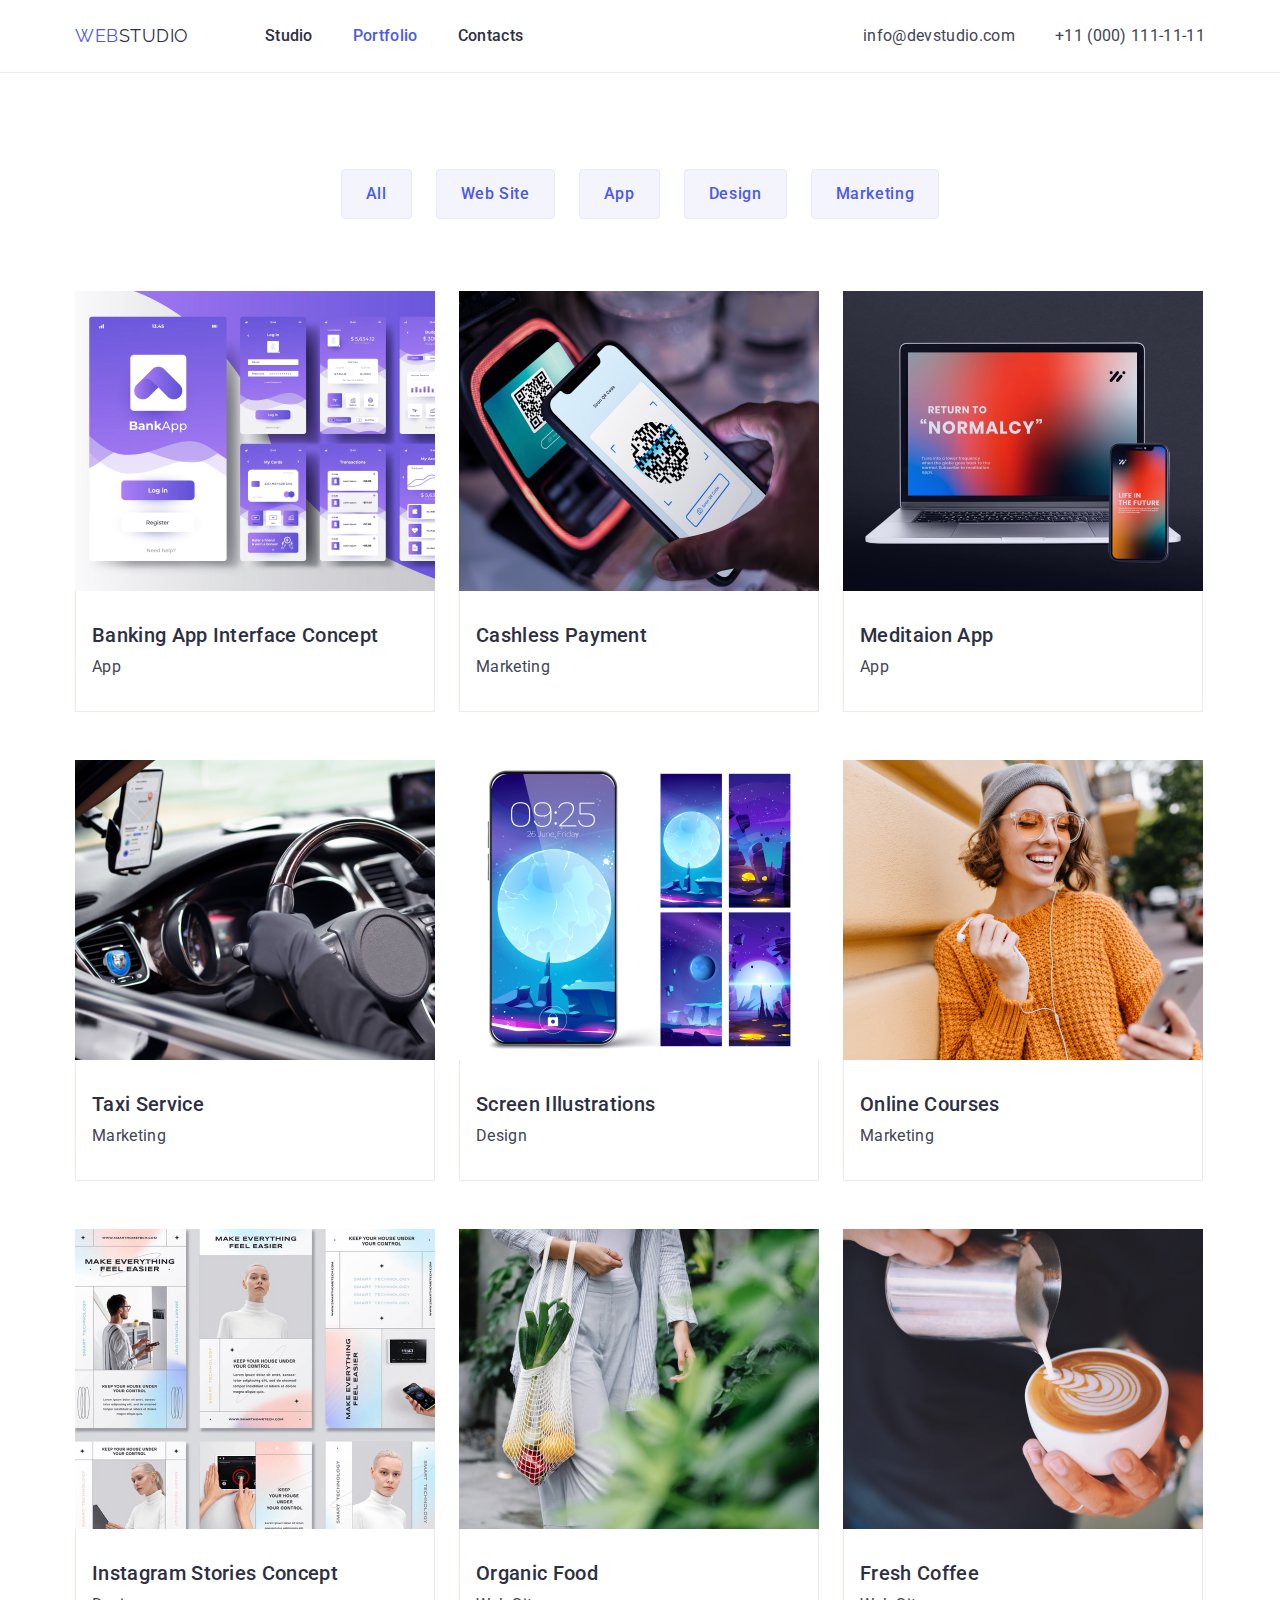
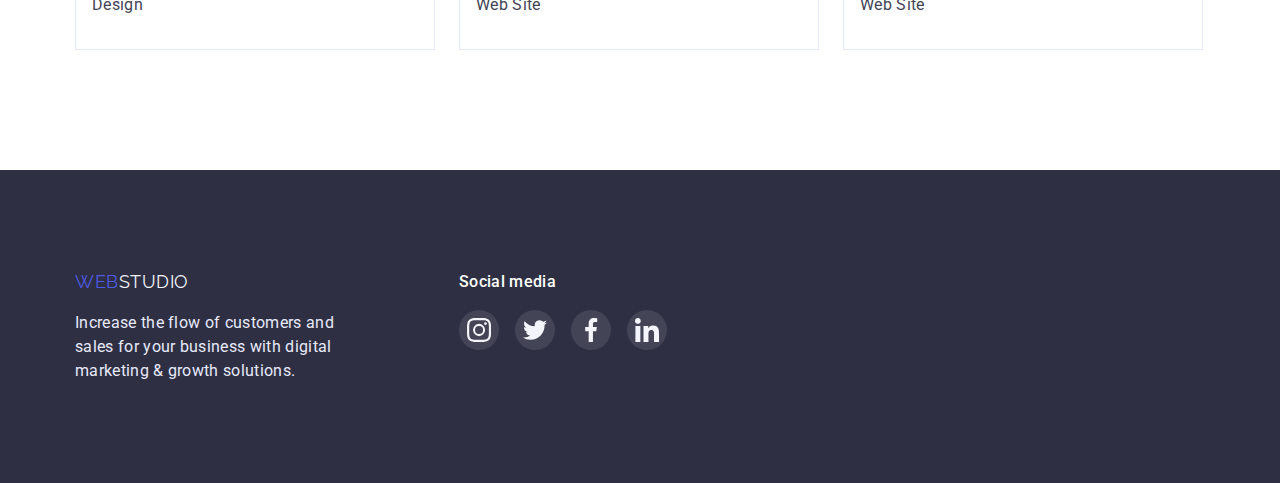
<file: portfolio.html>
<!DOCTYPE html>
<html lang="en">
<head>
    <meta charset="UTF-8">
    <meta http-equiv="X-UA-Compatible" content="IE=edge">
    <meta name="viewport" content="width=device-width, initial-scale=1.0">
    <title>Document</title>
    <link rel="preconnect" href="https://fonts.googleapis.com">
    <link rel="preconnect" href="https://fonts.gstatic.com" crossorigin>
    <link href="https://fonts.googleapis.com/css2?family=Raleway:wght@800&family=Roboto:wght@400;500;700;900&display=swap"
        rel="stylesheet">
        <link rel="stylesheet" href="https://cdnjs.cloudflare.com/ajax/libs/modern-normalize/1.1.0/modern-normalize.min.css">
    <link rel="stylesheet" href="./css/styles.css">
</head>
<body>
<header class="header-page">
    <div class="container">
        <div class="main">
            <nav class="main">
                <a class="logo" href="./index.html"><span class="accent-logo">WEB</span>STUDIO</a>
                <ul class="site-nav list">
                    <li class="item"><a href="./index.html" class="link">Studio</a></li>
                    <li class="item"><a href="./portfolio.html" class="link current">Portfolio</a></li>
                    <li class="item"><a href="" class="link">Contacts</a> </li>
                </ul>
            </nav>
            <ul class="contacts list">
                <li class="item"> <a href="mailto:info@devstudio.com" class="contacts-link">info@devstudio.com</a></li>
                <li class="item"> <a href="tel:+11(000)111-11-11" class="contacts-link">+11 (000) 111-11-11</a></li>
            </ul>
        </div>
    </div>
</header>
        <main>
            <section class="section-portfolio">
                <div class="container">
              <h1 class="filter-title">Filter</h1>
                <ul class="filter-button list">
                    <li class="item"><button type="button" class="button">All</button></li>
                    <li class="item"><button type="button" class="button">Web Site</button></li>
                    <li class="item"><button type="button" class="button">App</button></li>
                    <li class="item"><button type="button" class="button">Design</button></li>
                    <li class="item"><button type="button" class="button">Marketing</button></li>
                </ul>
              <h2 class="projects-title">Projects</h2>
                <ul class="projects list">
                    <li class="projects-elements">
                        <a href="" class="projects-link">
                        <img src="./images/img9.jpg" alt="interface" width="360" height="300">
                        <div class="projects-card">
                            <h3 class="title">Banking App Interface Concept</h3>
                            <p class="text">App</p>
                        </div>
                        </a>
                    </li>
                    <li class="projects-elements">
                        <a href="" class="projects-link">
                        <img src="./images/img10.jpg" alt="phone screen" width="360" height="300">
                        <div class="projects-card">
                            <h3 class="title">Cashless Payment</h3>
                            <p class="text">Marketing</p>
                        </div>
                        </a>
                    </li>
                    <li class="projects-elements">
                        <a href="" class="projects-link">
                        <img src="./images/img11.jpg" alt="laptop screen" width="360" height="300">
                        <div class="projects-card">
                            <h3 class="title">Meditaion App</h3>
                            <p class="text">App</p>
                        </div>
                        </a>
                    </li>
                    <li class="projects-elements">
                        <a href="" class="projects-link">
                        <img src="./images/img12.jpg" alt="car steering wheel" width="360" height="300">
                       <div class="projects-card">
                        <h3 class="title">Taxi Service</h3>
                        <p class="text">Marketing</p>
                       </div>
                    </a>
                    </li>
                    <li class="projects-elements">
                        <a href="" class="projects-link">
                        <img src="./images/img13.jpg" alt="phone" width="360" height="300">
                        <div class="projects-card">
                            <h3 class="title">Screen Illustrations</h3>
                            <p class="text">Design</p>
                        </div>
                        </a>
                    </li>
                    <li class="projects-elements">
                        <a href="" class="projects-link">
                        <img src="./images/img14.jpg" alt="a girl who laughs" width="360" height="300">
                        <div class="projects-card">
                            <h3 class="title">Online Courses</h3>
                            <p class="text">Marketing</p>
                        </div>
                        </a>
                    </li>
                    <li class="projects-elements">
                        <a href="" class="projects-link">
                        <img src="./images/img15.jpg" alt="Stories Concept" width="360" height="300">
                        <div class="projects-card">
                            <h3 class="title">Instagram Stories Concept</h3>
                            <p class="text">Design</p>
                        </div>
                        </a>
                    </li>
                    <li class="projects-elements">
                        <a href="" class="projects-link">
                        <img src="./images/img16.jpg" alt="a bag of vegetables" width="360" height="300">
                        <div class="projects-card">
                            <h3 class="title">Organic Food</h3>
                            <p class="text">Web Site</p>
                        </div>
                        </a>
                    </li>
                    <li class="projects-elements">
                        <a href="" class="projects-link">
                        <img src="./images/img17.jpg" alt="a cup of cappuccino" width="360" height="300">
                        <div class="projects-card">
                            <h3 class="title">Fresh Coffee</h3>
                            <p class="text">Web Site</p>
                        </div>
                        </a>
                    </li>
                </ul>
                </div>
            </section>
        </main>
<footer class="footer">
    <div class="container footer">
        <div class="footer-web-studio">
            <a href="./index.html" class="logo"><span class="accent-logo">WEB</span><span
                    class="footer-logo">STUDIO</span></a>
            <p class="footer-text">
                Increase the flow of customers and sales for your business with digital marketing & growth solutions.
            </p>
        </div>
        <div class="">
            <h3 class="footer-media">Social media</h3>
            <ul class="footer-social list">
                <li class="footer-socia-list">
                    <a class="footer-link" href="https://www.instagram.com/" aria-label="instagram">
                        <svg class="" width="24" height="24">
                            <use href="./images/icon.svg#icon-instagram"></use>
                        </svg>
                    </a>
                </li>
                <li class="footer-socia-list">
                    <a class="footer-link" href="https://twitter.com/" aria-label="twitter">
                        <svg class="" width="24" height="24">
                            <use href="./images/icon.svg#icon-twitter"></use>
                        </svg>
                    </a>
                </li>
                <li class="footer-socia-list">
                    <a class="footer-link" href="https://www.facebook.com/" aria-label="facebook">
                        <svg class="" width="24" height="24">
                            <use href="./images/icon.svg#icon-facebook"></use>
                        </svg>
                    </a>
                </li>
                <li class="footer-socia-list">
                    <a class="footer-link" href="https://www.linkedin.com/" aria-label="linkedin">
                        <svg class="" width="24" height="24">
                            <use href="./images/icon.svg#icon-linkedin"></use>
                        </svg>
                    </a>
                </li>
            </ul>
        </div>
    </div>
</footer>
</body>
</html>
</file>
<file: css/styles.css>
html {
    box-sizing: border-box;
}

*,
*::before,
*::after {
    box-sizing: border-box;
}
:root{
    --primary-text-color: #434455;
    --title-text-color: #2E2F42;
    --accent-color: #4D5AE5;
    --accent-color-hero-hover: #404BBF;
    --white-color: #ffffff;
    --white-text-color: #E7E9FC;
    --button-bg-color: #F4F4FD;
    --footer-bgk-color: #31D0AA;
    --customers-brends-color: #8e8f99;}

body {
    color: var(--primary-text-color);

    font-family: Roboto, sans-serif;
    letter-spacing: 0.02em;
    font-size: 16px;
    line-height: 1.5;
    font-weight: 400;

}

.list{list-style: none;
    margin: 0;
    padding: 0;
}

.container {
    margin-left: auto;
    margin-right: auto;
    width: 1158px;
    padding-left: 14px;
    padding-right: 14px;

}

/**
  |============================
  | studio
  |============================
*/

/*header*/ 

.header-page{
    background: var(--white-color);
    border-bottom: 1px solid var(--white-text-color);
}

.main{
  display: flex;
  align-items: center;

}

/*logo*/
.logo {
    color: var(--title-text-color);

    font-family: Raleway;
    letter-spacing: 0.03em;
    font-size: 18px;
    line-height: 1.33;
    text-decoration:none;}

.accent-logo { color: var(--accent-color);
font-family: Raleway;}

/* site-nav*/
.site-nav{
display: flex;
padding-left: 0;
margin-left: 76px;
}

.site-nav .item + .item{
    margin-left: 40px;
}

.site-nav .link {
    display: block;
    padding-top: 24px;
    padding-bottom: 24px;

    color: var(--title-text-color);

    font-weight: 500;
    font-size: 16px;
    line-height: 1.5;
    text-decoration: none;}

.site-nav .link:hover, 
.site-nav .link:focus {
    color: var(--accent-color);}

.site-nav .link.current {
    color: var(--accent-color);}

/*contacts*/
.contacts{
    display: flex;
    margin-left: auto;
}
.contacts .item + .item{
    margin-left: 40px;
}
.contacts-link{
    color: var(--primary-text-color);
    text-decoration: none;}
.contacts-link:hover,
.contacts-link:focus{
    color: var(--accent-color);}


/* hero*/
.hero{
    padding-top: 188px;
    padding-bottom: 188px;
    margin-left: auto;
    margin-right: auto;

    background: var(--title-text-color);

    height: 600px;
    max-width: 1440px;

    background-image: linear-gradient(to right,
    rgba(46, 47, 66, 0.7),
    rgba(46, 47, 66, 0.7)),
    url(../images/people-office\ 1.jpg);
    background-repeat: no-repeat;
    background-position: center;
    background-size: cover
    ;
}

.hero-title {
   margin-top: 0;
   margin-bottom: 48px;
   margin-left: auto;
   margin-right: auto;
   text-align: center;
   width: 494px;

    color: var(--white-color);

    font-style: normal;
    font-weight: 700;
    font-size: 56px;
    line-height: 1.07;
}

.button-hero {
    padding-left: 32px;
    padding-right: 32px;
    padding-top: 16px;
    padding-bottom: 16px;
    margin: 0 auto;
    display: block;
    color: var(--white-color);

    letter-spacing: 0.04em;
    background: var(--accent-color);
    border: transparent;
    border-radius: 4px;

    font-weight: 500;
    font-size: 16px;
    line-height: 1.5;
    align-items: center;
    cursor: pointer;
    text-align: center;
}

.button-hero:hover{
    background-color: var(--accent-color-hero-hover);
}

/*section*/
.section {
    padding-top: 120px;
    padding-bottom: 120px
}

.section.padding{
    padding-top: 0;
}

.section.team{
    background: var(--button-bg-color);
}

.section-title {
    margin-bottom: 72px;
    margin-top: 0;

    color: var(--title-text-color);

    font-weight: 700;
    font-size: 36px;
    line-height: 1.11;
    text-align: center;
    text-transform: capitalize;}

/*advantages*/

.icon-list{
    display: flex;
    align-items: center;
    justify-content: center;
    border-radius: 4px;
    width: 264px;
    height: 112px;
    background-color: var(--button-bg-color);
}

.advantages{
    display: flex;
}

.advantages .item +.item {
    margin-left: 24px;
}

.icon-list {
    display: flex;
    align-items: center;
    justify-content: center;
    border-radius: 4px;
    width: 264px;
    height: 112px;
    background-color: var(--button-bg-color);
}

.advantages .title{
    width: 264px;

    margin-bottom: 8px;
    margin-top: 8px;

    color: var(--title-text-color);

    font-weight: 500;
    font-size: 20px;
    line-height: 1.2;}

.section-title.none{
        display: none;
    }

.advantages .text{
    margin-bottom: 0;
    margin-top: 0;
    width: 264px;
    }

 /*work*/
.work{
    display: flex;
}
 .work .item{
    margin-right: 24px;
    padding-bottom: 0;

    width: 360px;
    height: 300px;
    
    background: linear-gradient(0deg, rgba(77, 90, 229, 0.1), rgba(77, 90, 229, 0.1)), url(2368.jpg);
    background-blend-mode: soft-light, normal;
    
    border: 1px solid var(--white-text-color);
 }
.work .item:nth-child(3n){
    margin-right: 0;
}

/*team*/
.section.team{
    background-color: var(--button-bg-color);
    margin-bottom: 0;
    padding-top: 120px;
    padding-bottom: 120px;
}

.team{
    display: flex;
}

.team .item{
    margin-right: 24px;

    width: 264px;

    background: var(--white-color);
    box-shadow: 0px 1px 6px rgba(46, 47, 66, 0.08), 0px 1px 1px rgba(46, 47, 66, 0.16), 0px 2px 1px rgba(46, 47, 66, 0.08);
    border-radius: 0px 0px 4px 4px;
}

.team .item:nth-child(4n){
    margin-right: 0;
}

.team-card{
    margin-top: 0;
    padding-top: 32px;
    padding-bottom: 32px;

    }

        .team .title {
            margin: 0;
            margin-bottom: 8px;

            line-height: 24px;
            letter-spacing: 0.02em;
            font-weight: 500;
            font-size: 20px;
            line-height: 1.2;
            text-align: center;
    
        }
    
        .team .text {
            margin: 0;
            margin-bottom: 8px;

            letter-spacing: 0.02em;
            font-weight: 400;
            font-size: 16px;
            line-height: 1.5;
            text-align: center;
        }

        img{
            display: block;
            max-width: 100%;
            height: auto;
        }

.social{
    display: flex;
    margin-bottom: 0;
    align-items: center;
    justify-content: center;
}

.social .team-social + .team-social{
    margin-left: 24px;
}

.link-social{
    display: flex;
    align-items: center;
    justify-content: center;
    width: 40px;
    height: 40px;
    background-color: var(--accent-color);
    border-radius: 50%;

}

.link-social:hover{
    background-color: var(--accent-color-hero-hover);
}

/*customers*/

.customers{
    display: flex;
    align-items: center;
    justify-content: center;
}

.customers .customers-item + .customers-item{
    margin-left: 24px;
}

.customers-link{
    display: flex;
    align-items: center;
    justify-content: center;
    width: 168px;
    height: 88px;
    
    border: 1px solid var(--customers-brends-color);
    border-radius: 4px;
    color: var(--customers-brends-color);
}

.customers-link:hover,
.customers-link:focus{
    color: var(--accent-color-hero-hover);
    border: 1px solid var(--accent-color-hero-hover);
    border-radius: 4px;
}

.customers-icon {
    fill: currentColor
}

.customers-icon:hover{
    color: var(--accent-color-hero-hover);
}

/* footer*/

.footer{
    background-color: var(--title-text-color);
}

.footer-web-studio{
    margin-right: 120px;
}

.footer .logo {

    padding-top: 0;
    padding-bottom: 0;
    color: var(--button-bg-color);
    font-family: Raleway;
        }

.footer-text{
    margin-bottom: 0;
    margin-top: 16px;
    width: 264px;

    color: var(--white-text-color);}

.container.footer{
    display: flex;
    padding-top: 100px;
    padding-bottom: 100px;
}

.footer-media{
    margin: 0;
    margin-bottom: 16px;

    color: var(--white-color);

    font-weight: 500;
    font-size: 16px;
    line-height: 1.5;
    letter-spacing: 0.02em;
}

.footer-social{
    display: flex;
}

.footer-social .footer-socia-list + .footer-socia-list{
    margin-left: 16px;
}

.footer-link{
    display: flex;
    align-items: center;
    justify-content: center;

    width: 40px;
    height: 40px;
    background: rgba(255, 255, 255, 0.1);
    border-radius: 50%;
}

.footer-link:hover,
.footer-link:focus{
    background: var(--footer-bgk-color);
}

 /**
   |============================
   | portfolio
   |============================
 */

.section-portfolio{
    padding-top: 96px;
    padding-bottom: 120px;
}

/*filter*/
.filter-title {
    display: none;
}
.projects-title{
    display: none;
}

.filter-button{
    display: flex;
    justify-content: center;
    margin-top: 0;
    margin-bottom: 72px; 
    flex-direction: row;
    text-align: center;

}

.filter-button .item + .item {
    margin-left: 24px;

}

.button{
    min-width: 69px;
    padding-left: 24px;
    padding-right: 24px;
    padding-top: 12px;
    padding-bottom: 12px;
   

    color: var(--accent-color);
    background-color: var(--button-bg-color);
    border-radius: 4px;
    border: 1px solid var(--white-text-color);
   
    font-weight: 500;
    font-size: 16px;
    line-height: 1.5;
    align-items: center;
    text-align: center;
    letter-spacing: 0.04em;
    cursor: pointer;}

.button:hover,
.button:focus{
    background-color: var(--accent-color);
    color: var(--white-color);
    box-shadow: 0px 3px 1px rgba(0, 0, 0, 0.1), 
    0px 2px 1px rgba(0, 0, 0, 0.08),
    0px 2px 2px rgba(0, 0, 0, 0.12);
    border-radius: 4px;
}

/*projects*/

.projects{
    display: flex;
    flex-wrap: wrap;
}

.projects-elements{
    display: block;
    width: 360px;
    margin-right: 24px;
    margin-bottom: 48px;
    
}

.projects-link{
    display: block;
    text-decoration: none;
}

.projects-link:hover{
    box-shadow: 0px 1px 6px 
    rgba(46, 47, 66, 0.08), 0px 1px 1px 
    rgba(46, 47, 66, 0.16), 0px 2px 1px 
    rgba(46, 47, 66, 0.08);
}

.projects-elements:nth-child(3n){
    margin-right: 0;
}

.projects-elements:nth-last-child(-n+3){
    margin-bottom: 0;
}

.projects-card{
    padding-top: 32px;
    padding-bottom: 32px;
    padding-left: 16px;
    margin-top: 0;

        border-right-width: 1px;
        border-right-style: solid;
        border-right-color: var(--white-text-color);
    
        border-left-width: 1px;
        border-left-style: solid;
        border-left-color: var(--white-text-color);
    
        border-bottom-width: 1px;
        border-bottom-style: solid;
        border-bottom-color: var(--white-text-color);
}

.projects .title{
    margin-bottom: 8px;
    margin-top: 0;
    color: var(--title-text-color);

    font-weight: 500;
    font-size: 20px;
    line-height: 1.2;}
.projects .text{
    margin: 0;
    color: var(--primary-text-color);

    font-weight: 400;
    font-size: 16px;
    line-height: 1.5;}
</file>
